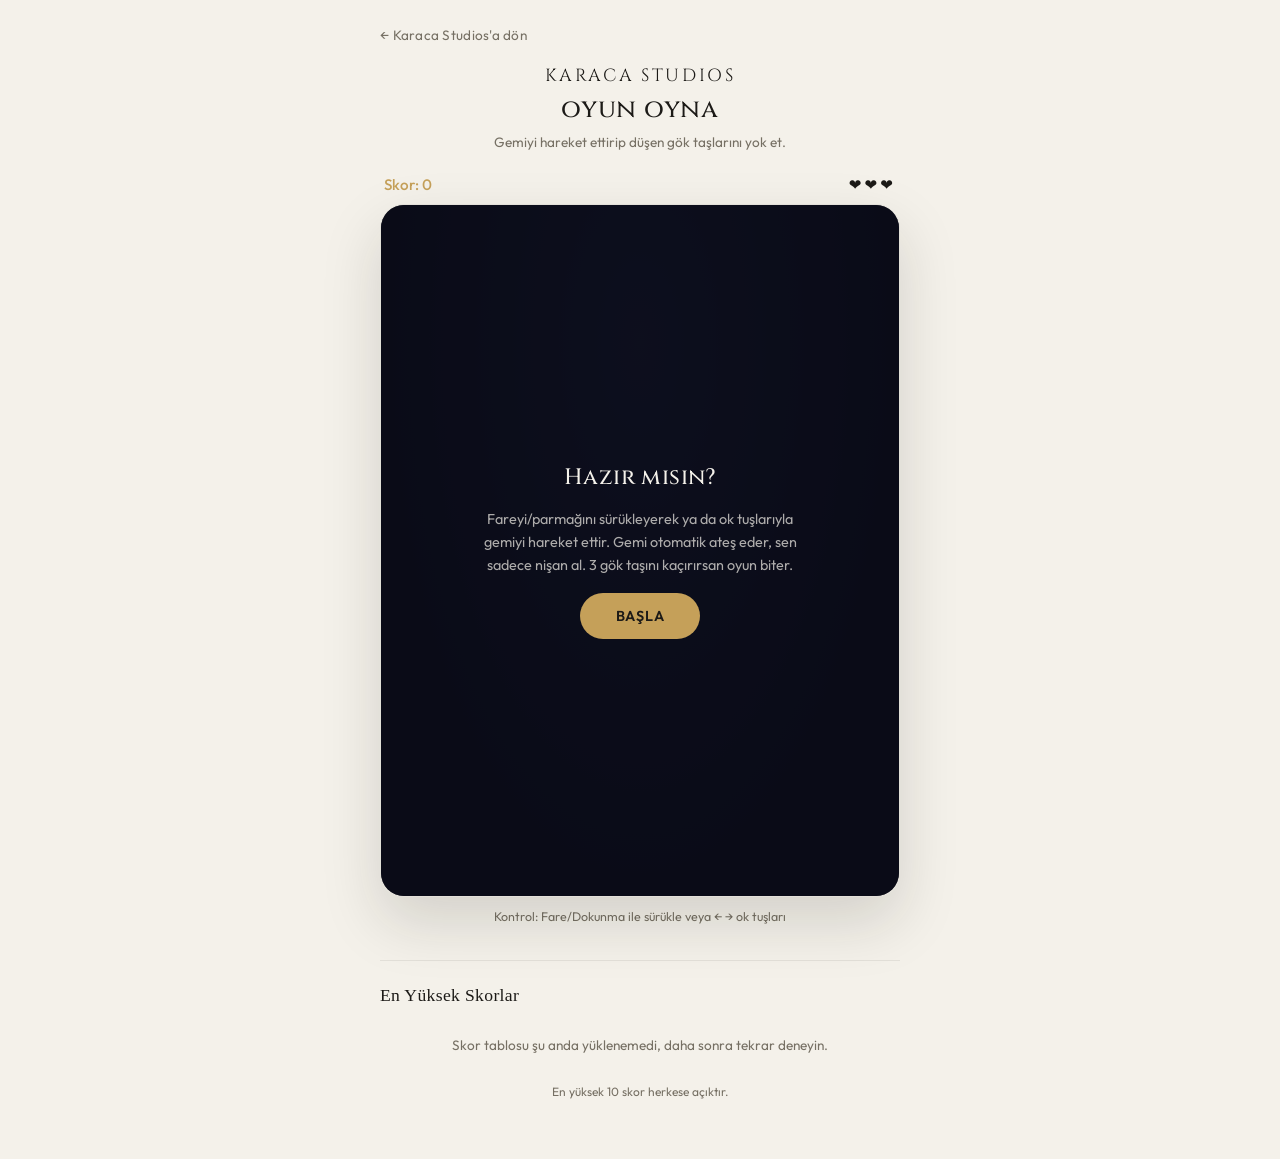
<file: oyun/index.html>
<!DOCTYPE html>
<html lang="tr">
<head>
<meta charset="UTF-8">
<meta name="viewport" content="width=device-width, initial-scale=1.0, maximum-scale=1.0, user-scalable=no">
<title>oyun oyna | Karaca Studios</title>
<link rel="icon" href="../favicon.ico" sizes="any">
<link rel="icon" type="image/png" sizes="32x32" href="../favicon-32.png">
<link rel="apple-touch-icon" href="../favicon-180.png">
<link rel="preconnect" href="https://fonts.googleapis.com">
<link rel="preconnect" href="https://fonts.gstatic.com" crossorigin>
<link href="https://fonts.googleapis.com/css2?family=Cinzel:wght@500;600&family=Outfit:wght@300;400;500;600;700&display=swap" rel="stylesheet">
<style>
    :root {
        --bg-color: #f4f1ea;
        --text-color: #1c1a17;
        --accent-color: #c5a059;
        --accent-terracotta: #c86a4b;
        --secondary-text: #767064;
        --border-color: rgba(28, 26, 23, 0.08);
        --font-title: 'Cinzel', 'Times New Roman', serif;
        --font-sans: 'Outfit', 'Inter', system-ui, -apple-system, sans-serif;
    }

    * { box-sizing: border-box; margin: 0; padding: 0; }

    html, body {
        background-color: var(--bg-color);
        color: var(--text-color);
        font-family: var(--font-sans);
        -webkit-font-smoothing: antialiased;
    }

    .page {
        max-width: 560px;
        margin: 0 auto;
        padding: 24px 20px 60px;
    }

    .back-link {
        display: inline-flex;
        align-items: center;
        gap: 6px;
        font-size: 0.85rem;
        color: var(--secondary-text);
        text-decoration: none;
        letter-spacing: 0.02em;
        margin-bottom: 20px;
    }

    .back-link:hover { color: var(--text-color); }

    .logo {
        font-family: var(--font-title);
        font-size: 1.1rem;
        letter-spacing: 0.15em;
        text-align: center;
        margin-bottom: 4px;
    }

    h1 {
        font-family: var(--font-title);
        font-size: 1.6rem;
        text-align: center;
        font-weight: 500;
        letter-spacing: 0.03em;
        margin-bottom: 6px;
    }

    .subtitle {
        text-align: center;
        font-size: 0.85rem;
        color: var(--secondary-text);
        margin-bottom: 24px;
    }

    .hud {
        display: flex;
        justify-content: space-between;
        align-items: center;
        font-size: 0.95rem;
        font-weight: 500;
        margin-bottom: 10px;
        padding: 0 4px;
    }

    .hud .score { color: var(--accent-color); }
    .hud .lives { letter-spacing: 3px; }

    .game-frame {
        position: relative;
        width: 100%;
        aspect-ratio: 3 / 4;
        border-radius: 24px;
        overflow: hidden;
        box-shadow: 0 25px 60px rgba(28, 26, 23, 0.15);
        border: 1px solid var(--border-color);
        touch-action: none;
    }

    canvas {
        display: block;
        width: 100%;
        height: 100%;
        background: radial-gradient(ellipse at 50% 20%, #1b1f3a 0%, #0a0c18 70%);
    }

    .overlay {
        position: absolute;
        inset: 0;
        display: flex;
        flex-direction: column;
        align-items: center;
        justify-content: center;
        gap: 16px;
        text-align: center;
        padding: 24px;
        background: rgba(10, 12, 24, 0.82);
        color: #f4f1ea;
        animation: overlayFadeIn 0.5s ease;
    }

    @keyframes overlayFadeIn {
        from { opacity: 0; }
        to { opacity: 1; }
    }

    .overlay h2 {
        font-family: var(--font-title);
        font-size: 1.4rem;
        font-weight: 500;
        letter-spacing: 0.02em;
    }

    .overlay p {
        font-size: 0.9rem;
        color: rgba(244, 241, 234, 0.7);
        max-width: 320px;
        line-height: 1.6;
    }

    .overlay .final-score {
        font-family: var(--font-title);
        font-size: 2rem;
        color: var(--accent-color);
    }

    .play-btn {
        background: var(--accent-color);
        color: #1c1a17;
        border: none;
        padding: 14px 36px;
        border-radius: 30px;
        font-family: var(--font-sans);
        font-size: 0.9rem;
        font-weight: 600;
        letter-spacing: 0.05em;
        text-transform: uppercase;
        cursor: pointer;
        transition: transform 0.2s ease, background 0.2s ease;
    }

    .play-btn:hover {
        background: #d8b56e;
        transform: translateY(-2px);
    }

    .name-input {
        display: flex;
        gap: 10px;
        margin-top: 4px;
    }

    .name-input input {
        padding: 10px 16px;
        border-radius: 20px;
        border: 1px solid rgba(244, 241, 234, 0.3);
        background: rgba(244, 241, 234, 0.08);
        color: #f4f1ea;
        font-family: var(--font-sans);
        font-size: 0.9rem;
        outline: none;
        width: 160px;
    }

    .name-input input::placeholder { color: rgba(244, 241, 234, 0.4); }

    .name-input button {
        background: var(--accent-terracotta);
        color: #fff;
        border: none;
        padding: 10px 20px;
        border-radius: 20px;
        font-family: var(--font-sans);
        font-size: 0.85rem;
        font-weight: 600;
        cursor: pointer;
    }

    .controls-hint {
        text-align: center;
        font-size: 0.78rem;
        color: var(--secondary-text);
        margin-top: 12px;
    }

    .leaderboard {
        margin-top: 36px;
        border-top: 1px solid var(--border-color);
        padding-top: 24px;
    }

    .leaderboard h3 {
        font-family: var(--font-serif, serif);
        font-size: 1.1rem;
        font-weight: 500;
        margin-bottom: 14px;
        letter-spacing: 0.02em;
    }

    .leaderboard ol {
        list-style: none;
        counter-reset: rank;
    }

    .leaderboard li {
        counter-increment: rank;
        display: flex;
        justify-content: space-between;
        align-items: center;
        padding: 10px 16px;
        border-radius: 14px;
        font-size: 0.9rem;
        margin-bottom: 6px;
        background: rgba(197, 160, 89, 0.06);
    }

    .leaderboard li::before {
        content: counter(rank) ".";
        color: var(--accent-color);
        font-weight: 600;
        margin-right: 10px;
        width: 20px;
        display: inline-block;
    }

    .leaderboard li .name { flex: 1; }
    .leaderboard li .points { font-weight: 600; }

    .leaderboard .empty {
        font-size: 0.85rem;
        color: var(--secondary-text);
        text-align: center;
        padding: 16px 0;
    }

    .leaderboard .note {
        text-align: center;
        font-size: 0.75rem;
        color: var(--secondary-text);
        margin-top: 14px;
    }

    [hidden] { display: none !important; }
</style>
</head>
<body>
    <div class="page">
        <a href="../index.html#oyun" class="back-link">&larr; Karaca Studios'a dön</a>
        <div class="logo">KARACA STUDIOS</div>
        <h1>oyun oyna</h1>
        <p class="subtitle">Gemiyi hareket ettirip düşen gök taşlarını yok et.</p>

        <div class="hud">
            <span class="score">Skor: <span id="score-value">0</span></span>
            <span class="lives" id="lives-value">❤❤❤</span>
        </div>

        <div class="game-frame">
            <canvas id="game"></canvas>

            <div class="overlay" id="start-overlay">
                <h2>Hazır mısın?</h2>
                <p>Fareyi/parmağını sürükleyerek ya da ok tuşlarıyla gemiyi hareket ettir. Gemi otomatik ateş eder, sen sadece nişan al. 3 gök taşını kaçırırsan oyun biter.</p>
                <button class="play-btn" id="start-btn">Başla</button>
            </div>

            <div class="overlay" id="gameover-overlay" hidden>
                <h2>Oyun Bitti</h2>
                <div class="final-score" id="final-score">0</div>
                <div id="name-prompt" class="name-input" hidden>
                    <input type="text" id="player-name" placeholder="İsminiz" maxlength="16">
                    <button id="save-score-btn">Kaydet</button>
                </div>
                <button class="play-btn" id="retry-btn">Tekrar Oyna</button>
            </div>
        </div>

        <p class="controls-hint">Kontrol: Fare/Dokunma ile sürükle veya ← → ok tuşları</p>

        <div class="leaderboard">
            <h3>En Yüksek Skorlar</h3>
            <ol id="scores-list"></ol>
            <p class="empty" id="scores-empty" hidden>Henüz skor yok — ilk sen ol!</p>
            <p class="note">En yüksek 10 skor herkese açıktır.</p>
        </div>
    </div>

<script>
(function () {
    const canvas = document.getElementById("game");
    const ctx = canvas.getContext("2d");
    const frame = canvas.parentElement;

    const scoreValueEl = document.getElementById("score-value");
    const livesValueEl = document.getElementById("lives-value");
    const startOverlay = document.getElementById("start-overlay");
    const gameoverOverlay = document.getElementById("gameover-overlay");
    const startBtn = document.getElementById("start-btn");
    const retryBtn = document.getElementById("retry-btn");
    const finalScoreEl = document.getElementById("final-score");
    const namePrompt = document.getElementById("name-prompt");
    const playerNameInput = document.getElementById("player-name");
    const saveScoreBtn = document.getElementById("save-score-btn");
    const scoresListEl = document.getElementById("scores-list");
    const scoresEmptyEl = document.getElementById("scores-empty");

    let width = 0, height = 0;

    function resizeCanvas() {
        const rect = frame.getBoundingClientRect();
        width = rect.width;
        height = rect.height;
        canvas.width = width;
        canvas.height = height;
    }
    window.addEventListener("resize", resizeCanvas);
    resizeCanvas();

    const API_BASE = "https://oyun-api.karacastudios.com/api";

    async function fetchTopScores() {
        try {
            const res = await fetch(`${API_BASE}/meteor-scores/top`);
            if (!res.ok) throw new Error("bad response");
            return await res.json();
        } catch (e) {
            return null;
        }
    }

    async function submitScore(name, score) {
        try {
            const res = await fetch(`${API_BASE}/meteor-scores`, {
                method: "POST",
                headers: { "Content-Type": "application/json" },
                body: JSON.stringify({ name, score })
            });
            return res.ok;
        } catch (e) {
            return false;
        }
    }

    async function renderLeaderboard() {
        const list = await fetchTopScores();
        scoresListEl.innerHTML = "";

        if (list === null) {
            scoresEmptyEl.hidden = false;
            scoresEmptyEl.textContent = "Skor tablosu şu anda yüklenemedi, daha sonra tekrar deneyin.";
            return;
        }
        if (list.length === 0) {
            scoresEmptyEl.hidden = false;
            scoresEmptyEl.textContent = "Henüz skor yok — ilk sen ol!";
            return;
        }

        scoresEmptyEl.hidden = true;
        list.forEach((entry) => {
            const li = document.createElement("li");
            const nameSpan = document.createElement("span");
            nameSpan.className = "name";
            nameSpan.textContent = entry.name;
            const pointsSpan = document.createElement("span");
            pointsSpan.className = "points";
            pointsSpan.textContent = entry.score;
            li.appendChild(nameSpan);
            li.appendChild(pointsSpan);
            scoresListEl.appendChild(li);
        });
    }

    // ---- Game state ----
    let running = false;
    let score = 0;
    let lives = 3;
    let pointerX = null;
    let player, bullets, meteors, stars;
    let spawnTimer = 0, fireTimer = 0, elapsed = 0;
    let lastTime = 0;
    const keys = { left: false, right: false };

    function resetState() {
        player = { x: width / 2, y: height - 40, w: 34, h: 34, speed: 6 };
        bullets = [];
        meteors = [];
        spawnTimer = 0;
        fireTimer = 0;
        elapsed = 0;
        score = 0;
        lives = 3;
        pointerX = null;
        stars = Array.from({ length: 60 }, () => ({
            x: Math.random() * width,
            y: Math.random() * height,
            r: Math.random() * 1.4 + 0.3,
            tw: Math.random() * Math.PI * 2
        }));
        updateHud();
    }

    function updateHud() {
        scoreValueEl.textContent = score;
        livesValueEl.textContent = "❤️".repeat(Math.max(lives, 0)) + "🤍".repeat(Math.max(3 - lives, 0));
    }

    function spawnMeteor() {
        const radius = 14 + Math.random() * 16;
        const difficulty = Math.min(elapsed / 30000, 1);
        const speed = (60 + Math.random() * 40) + difficulty * 90;
        meteors.push({
            x: radius + Math.random() * (width - radius * 2),
            y: -radius,
            r: radius,
            speed,
            rot: Math.random() * Math.PI * 2,
            rotSpeed: (Math.random() - 0.5) * 0.05
        });
    }

    function fireBullet() {
        bullets.push({ x: player.x, y: player.y - player.h / 2, r: 4, speed: 480 });
    }

    function clamp(v, min, max) { return Math.max(min, Math.min(max, v)); }

    function update(dt) {
        elapsed += dt * 1000;

        // Player movement
        if (pointerX !== null) {
            player.x += (pointerX - player.x) * Math.min(1, dt * 12);
        } else {
            if (keys.left) player.x -= player.speed;
            if (keys.right) player.x += player.speed;
        }
        player.x = clamp(player.x, player.w / 2, width - player.w / 2);

        // Auto-fire
        fireTimer -= dt;
        if (fireTimer <= 0) {
            fireBullet();
            fireTimer = 0.28;
        }

        // Spawn meteors, ramping up over time
        const spawnInterval = Math.max(0.45, 1.4 - elapsed / 40000);
        spawnTimer -= dt;
        if (spawnTimer <= 0) {
            spawnMeteor();
            spawnTimer = spawnInterval;
        }

        // Update bullets
        for (let i = bullets.length - 1; i >= 0; i--) {
            const b = bullets[i];
            b.y -= b.speed * dt;
            if (b.y < -10) bullets.splice(i, 1);
        }

        // Update meteors
        for (let i = meteors.length - 1; i >= 0; i--) {
            const m = meteors[i];
            m.y += m.speed * dt;
            m.rot += m.rotSpeed;

            if (m.y - m.r > height) {
                meteors.splice(i, 1);
                lives -= 1;
                updateHud();
                if (lives <= 0) {
                    gameOver();
                    return;
                }
                continue;
            }

            // Meteor vs player
            const dxp = m.x - player.x, dyp = m.y - player.y;
            if (Math.hypot(dxp, dyp) < m.r + player.w / 2.4) {
                meteors.splice(i, 1);
                lives -= 1;
                updateHud();
                if (lives <= 0) {
                    gameOver();
                    return;
                }
                continue;
            }
        }

        // Bullet vs meteor collisions
        for (let i = meteors.length - 1; i >= 0; i--) {
            const m = meteors[i];
            for (let j = bullets.length - 1; j >= 0; j--) {
                const b = bullets[j];
                const dx = m.x - b.x, dy = m.y - b.y;
                if (Math.hypot(dx, dy) < m.r + b.r) {
                    meteors.splice(i, 1);
                    bullets.splice(j, 1);
                    score += Math.round(30 - m.r);
                    updateHud();
                    break;
                }
            }
        }
    }

    function drawStarfield() {
        ctx.fillStyle = "#f4f1ea";
        stars.forEach((s) => {
            s.tw += 0.02;
            const alpha = 0.4 + Math.sin(s.tw) * 0.3;
            ctx.globalAlpha = Math.max(0, alpha);
            ctx.beginPath();
            ctx.arc(s.x, s.y, s.r, 0, Math.PI * 2);
            ctx.fill();
        });
        ctx.globalAlpha = 1;
    }

    function drawPlayer() {
        ctx.save();
        ctx.translate(player.x, player.y);
        ctx.beginPath();
        ctx.moveTo(0, -player.h / 2);
        ctx.lineTo(player.w / 2, player.h / 2);
        ctx.lineTo(0, player.h / 3);
        ctx.lineTo(-player.w / 2, player.h / 2);
        ctx.closePath();
        ctx.fillStyle = "#c5a059";
        ctx.shadowColor = "rgba(197, 160, 89, 0.6)";
        ctx.shadowBlur = 14;
        ctx.fill();
        ctx.restore();
    }

    function drawBullets() {
        ctx.fillStyle = "#f4f1ea";
        ctx.shadowColor = "rgba(244, 241, 234, 0.8)";
        ctx.shadowBlur = 8;
        bullets.forEach((b) => {
            ctx.beginPath();
            ctx.arc(b.x, b.y, b.r, 0, Math.PI * 2);
            ctx.fill();
        });
        ctx.shadowBlur = 0;
    }

    function drawMeteors() {
        meteors.forEach((m) => {
            ctx.save();
            ctx.translate(m.x, m.y);
            ctx.rotate(m.rot);
            const grad = ctx.createRadialGradient(-m.r * 0.3, -m.r * 0.3, m.r * 0.1, 0, 0, m.r);
            grad.addColorStop(0, "#c86a4b");
            grad.addColorStop(1, "#6b3524");
            ctx.fillStyle = grad;
            ctx.beginPath();
            ctx.arc(0, 0, m.r, 0, Math.PI * 2);
            ctx.fill();
            ctx.fillStyle = "rgba(0,0,0,0.2)";
            ctx.beginPath();
            ctx.arc(m.r * 0.3, m.r * 0.2, m.r * 0.25, 0, Math.PI * 2);
            ctx.fill();
            ctx.beginPath();
            ctx.arc(-m.r * 0.35, -m.r * 0.1, m.r * 0.18, 0, Math.PI * 2);
            ctx.fill();
            ctx.restore();
        });
    }

    function draw() {
        ctx.clearRect(0, 0, width, height);
        drawStarfield();
        drawMeteors();
        drawBullets();
        drawPlayer();
    }

    function loop(timestamp) {
        if (!running) return;
        if (!lastTime) lastTime = timestamp;
        const dt = Math.min((timestamp - lastTime) / 1000, 0.05);
        lastTime = timestamp;

        update(dt);
        if (running) {
            draw();
            requestAnimationFrame(loop);
        }
    }

    function startGame() {
        resetState();
        running = true;
        lastTime = 0;
        startOverlay.hidden = true;
        gameoverOverlay.hidden = true;
        requestAnimationFrame(loop);
    }

    function gameOver() {
        running = false;
        finalScoreEl.textContent = score;
        const canSave = score > 0;
        namePrompt.hidden = !canSave;
        retryBtn.hidden = canSave;
        gameoverOverlay.hidden = false;
    }

    // ---- Input ----
    function pointerToX(clientX) {
        const rect = canvas.getBoundingClientRect();
        return clamp(clientX - rect.left, 0, rect.width);
    }

    frame.addEventListener("mousemove", (e) => {
        if (!running) return;
        pointerX = pointerToX(e.clientX);
    });

    frame.addEventListener("touchmove", (e) => {
        if (!running) return;
        e.preventDefault();
        pointerX = pointerToX(e.touches[0].clientX);
    }, { passive: false });

    frame.addEventListener("touchstart", (e) => {
        if (!running) return;
        pointerX = pointerToX(e.touches[0].clientX);
    }, { passive: true });

    window.addEventListener("keydown", (e) => {
        if (e.key === "ArrowLeft" || e.key === "a" || e.key === "A") { keys.left = true; pointerX = null; }
        if (e.key === "ArrowRight" || e.key === "d" || e.key === "D") { keys.right = true; pointerX = null; }
    });
    window.addEventListener("keyup", (e) => {
        if (e.key === "ArrowLeft" || e.key === "a" || e.key === "A") keys.left = false;
        if (e.key === "ArrowRight" || e.key === "d" || e.key === "D") keys.right = false;
    });

    startBtn.addEventListener("click", startGame);
    retryBtn.addEventListener("click", startGame);

    saveScoreBtn.addEventListener("click", async () => {
        const name = playerNameInput.value.trim().slice(0, 16) || "Oyuncu";
        saveScoreBtn.disabled = true;
        saveScoreBtn.textContent = "Kaydediliyor...";
        await submitScore(name, score);
        saveScoreBtn.disabled = false;
        saveScoreBtn.textContent = "Kaydet";
        playerNameInput.value = "";
        namePrompt.hidden = true;
        retryBtn.hidden = false;
        renderLeaderboard();
    });

    playerNameInput.addEventListener("keydown", (e) => {
        if (e.key === "Enter") saveScoreBtn.click();
    });

    // Initial paint (idle starfield behind the start overlay)
    resetState();
    draw();
    renderLeaderboard();
})();
</script>
<!-- Cloudflare Web Analytics -->
<script type='module' src='https://static.cloudflareinsights.com/beacon.min.js' data-cf-beacon='{"token": "8e5b67fed7614deb865f41538846887f"}'></script>
<!-- End Cloudflare Web Analytics -->
</body>
</html>
</file>
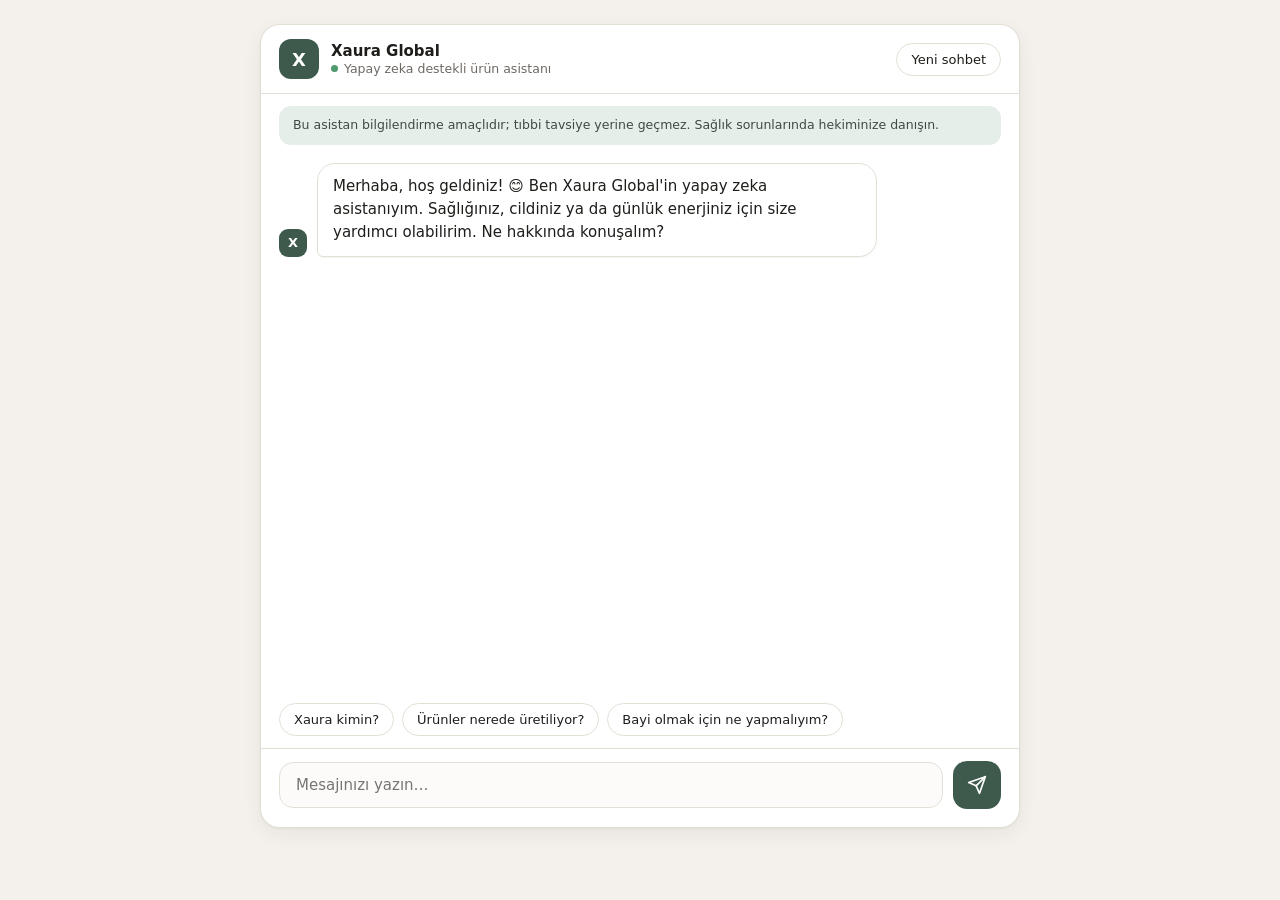
<file: xaura-demo/index.html>
<!doctype html>
<html lang="tr">
<head>
  <meta name="robots" content="noindex, nofollow">
  <meta charset="utf-8">
  <meta name="viewport" content="width=device-width, initial-scale=1">
  <title>Xaura Asistan · Demo</title>
  <style>
    :root {
      --bg: #f4f1ec;
      --surface: #ffffff;
      --ink: #1f1d1a;
      --muted: #6e6862;
      --accent: #3d5a4c;
      --accent-hover: #2f473c;
      --accent-soft: #e6eee9;
      --line: #e4dfd6;
      --shadow: 0 1px 2px rgba(31, 29, 26, 0.05), 0 6px 20px rgba(31, 29, 26, 0.06);
    }
    * { box-sizing: border-box; }
    html, body { height: 100%; margin: 0; }
    body {
      background: var(--bg);
      color: var(--ink);
      font-family: system-ui, -apple-system, "Segoe UI", Roboto, sans-serif;
      display: flex;
      justify-content: center;
      -webkit-font-smoothing: antialiased;
    }
    .app {
      width: 100%;
      max-width: 760px;
      height: 100%;
      display: flex;
      flex-direction: column;
      background: var(--surface);
      box-shadow: var(--shadow);
    }
    @media (min-width: 800px) {
      body { padding: 24px 0; }
      .app { height: calc(100% - 48px); border-radius: 20px; overflow: hidden; border: 1px solid var(--line); }
    }

    /* Üst bölüm */
    header {
      display: flex;
      align-items: center;
      justify-content: space-between;
      gap: 12px;
      padding: 14px 18px;
      border-bottom: 1px solid var(--line);
    }
    .brand { display: flex; align-items: center; gap: 12px; min-width: 0; }
    .mark {
      width: 40px; height: 40px; flex: none;
      border-radius: 12px;
      background: var(--accent);
      color: #fff;
      display: flex; align-items: center; justify-content: center;
      font-size: 18px; font-weight: 700;
    }
    .brand-name { font-size: 15px; font-weight: 600; }
    .brand-sub { font-size: 12.5px; color: var(--muted); margin-top: 1px; display: flex; align-items: center; gap: 6px; }
    .live { width: 7px; height: 7px; border-radius: 50%; background: #4f9a6e; display: inline-block; }
    .ghost {
      font: inherit; font-size: 13px; font-weight: 500;
      background: var(--surface);
      border: 1px solid var(--line);
      color: var(--ink);
      border-radius: 999px;
      padding: 8px 14px;
      cursor: pointer;
      white-space: nowrap;
      transition: background 0.15s;
    }
    .ghost:hover { background: #faf8f5; }

    /* Bilgi şeridi */
    .notice {
      margin: 12px 18px 0;
      padding: 10px 14px;
      background: var(--accent-soft);
      border-radius: 12px;
      font-size: 12.5px;
      line-height: 1.5;
      color: #3e4a44;
    }

    /* Mesajlar */
    #log {
      flex: 1;
      overflow-y: auto;
      padding: 18px;
      display: flex;
      flex-direction: column;
      gap: 12px;
      scroll-behavior: smooth;
    }
    .row { display: flex; align-items: flex-end; gap: 10px; max-width: 100%; }
    .row.user { justify-content: flex-end; }
    .avatar {
      width: 28px; height: 28px; flex: none;
      border-radius: 9px;
      background: var(--accent);
      color: #fff;
      display: flex; align-items: center; justify-content: center;
      font-size: 13px; font-weight: 700;
    }
    .msg {
      max-width: min(78%, 560px);
      padding: 11px 15px;
      border-radius: 18px;
      line-height: 1.55;
      font-size: 15px;
      white-space: pre-wrap;
      word-wrap: break-word;
      box-shadow: 0 1px 1px rgba(31, 29, 26, 0.04);
    }
    .msg.user { background: var(--accent); color: #fff; border-bottom-right-radius: 6px; }
    .msg.bot { background: var(--surface); border: 1px solid var(--line); border-bottom-left-radius: 6px; }
    .msg.system {
      align-self: center;
      background: none;
      box-shadow: none;
      color: var(--muted);
      font-size: 13px;
      padding: 4px 8px;
      text-align: center;
    }
    .msg a { color: var(--accent); font-weight: 600; word-break: break-all; }
    .msg.user a { color: #fff; }

    /* Yazıyor göstergesi */
    .dots { display: inline-flex; gap: 5px; padding: 4px 2px; }
    .dots span {
      width: 7px; height: 7px; border-radius: 50%;
      background: var(--muted);
      opacity: 0.35;
      animation: blink 1.2s infinite ease-in-out;
    }
    .dots span:nth-child(2) { animation-delay: 0.2s; }
    .dots span:nth-child(3) { animation-delay: 0.4s; }
    @keyframes blink { 0%, 80%, 100% { opacity: 0.25; transform: translateY(0); } 40% { opacity: 1; transform: translateY(-2px); } }
    @media (prefers-reduced-motion: reduce) { .dots span { animation: none; opacity: 0.6; } #log { scroll-behavior: auto; } }

    /* Hazır sorular */
    .chips {
      display: flex;
      gap: 8px;
      padding: 0 18px 12px;
      overflow-x: auto;
      scrollbar-width: none;
    }
    .chips::-webkit-scrollbar { display: none; }
    .chip {
      flex: none;
      font: inherit; font-size: 13px;
      border: 1px solid var(--line);
      background: var(--surface);
      border-radius: 999px;
      padding: 8px 14px;
      cursor: pointer;
      color: var(--ink);
      transition: border-color 0.15s, background 0.15s;
    }
    .chip:hover { border-color: var(--accent); background: var(--accent-soft); }

    /* Giriş alanı */
    form {
      display: flex;
      align-items: center;
      gap: 10px;
      padding: 12px 18px 18px;
      border-top: 1px solid var(--line);
      background: var(--surface);
    }
    input[type="text"] {
      flex: 1;
      min-width: 0;
      font: inherit; font-size: 15px;
      border: 1px solid var(--line);
      border-radius: 14px;
      padding: 13px 16px;
      background: #fcfbf9;
      color: var(--ink);
      outline: none;
      transition: border-color 0.15s, box-shadow 0.15s, background 0.15s;
    }
    input[type="text"]:focus { border-color: var(--accent); background: #fff; box-shadow: 0 0 0 4px rgba(61, 90, 76, 0.12); }
    button.send {
      flex: none;
      width: 48px; height: 48px;
      border: none;
      border-radius: 14px;
      background: var(--accent);
      color: #fff;
      cursor: pointer;
      display: flex; align-items: center; justify-content: center;
      transition: background 0.15s;
    }
    button.send:hover { background: var(--accent-hover); }
    button:focus-visible, input:focus-visible { outline: 2px solid var(--accent); outline-offset: 2px; }
    button:disabled, input:disabled { opacity: 0.55; cursor: default; }

    @media (max-width: 520px) {
      header { padding: 12px 14px; }
      .brand-sub { display: none; }
      .notice { margin: 10px 14px 0; }
      #log { padding: 14px; }
      .msg { max-width: 84%; }
      .chips { padding: 0 14px 10px; }
      form { padding: 10px 14px 14px; }
    }
  </style>
</head>
<body>
  <div class="app">
    <header>
      <div class="brand">
        <div class="mark" aria-hidden="true">X</div>
        <div>
          <div class="brand-name">Xaura Global</div>
          <div class="brand-sub"><span class="live" aria-hidden="true"></span>Yapay zeka destekli ürün asistanı</div>
        </div>
      </div>
      <button class="ghost" id="reset" type="button">Yeni sohbet</button>
    </header>

    <div class="notice">
      Bu asistan bilgilendirme amaçlıdır; tıbbi tavsiye yerine geçmez. Sağlık sorunlarında hekiminize danışın.
    </div>

    <div id="log" role="log" aria-live="polite"></div>

    <div class="chips" id="chips">
      <button class="chip" type="button">Xaura kimin?</button>
      <button class="chip" type="button">Ürünler nerede üretiliyor?</button>
      <button class="chip" type="button">Bayi olmak için ne yapmalıyım?</button>
    </div>

    <form id="composer">
      <input type="text" id="input" maxlength="1000" placeholder="Mesajınızı yazın…" autocomplete="off" aria-label="Mesajınız" required>
      <button class="send" id="send" type="submit" aria-label="Gönder">
        <svg width="20" height="20" viewBox="0 0 24 24" fill="none" stroke="currentColor" stroke-width="2" stroke-linecap="round" stroke-linejoin="round" aria-hidden="true"><line x1="22" y1="2" x2="11" y2="13"></line><polygon points="22 2 15 22 11 13 2 9 22 2"></polygon></svg>
      </button>
    </form>
  </div>

  <script>
    // Başka bir alan adından yayınlanırken bot sunucusunun adresi buraya yazılır (ör. https://xxx.trycloudflare.com).
    const API_BASE = "https://bot.karacastudios.com";
    const SESSION_KEY = "xaura_demo_session";
    const REQUEST_TIMEOUT_MS = 25000;
    const log = document.getElementById("log");
    const form = document.getElementById("composer");
    const input = document.getElementById("input");
    const sendBtn = document.getElementById("send");
    const chips = document.getElementById("chips");

    function newSessionId() {
      const raw = (window.crypto && crypto.randomUUID)
        ? crypto.randomUUID()
        : Date.now().toString(36) + Math.random().toString(36).slice(2);
      return raw.replace(/[^A-Za-z0-9]/g, "").slice(0, 32) || "demo" + Date.now();
    }

    function loadSessionId() {
      try {
        const saved = localStorage.getItem(SESSION_KEY);
        if (saved) return saved;
      } catch (_) { /* depolama kapalıysa her yenilemede yeni oturum */ }
      const id = newSessionId();
      try { localStorage.setItem(SESSION_KEY, id); } catch (_) {}
      return id;
    }

    let sessionId = loadSessionId();

    // http(s) bağlantılarını tıklanabilir yapar. innerHTML kullanılmaz, metin güvenle eklenir.
    const URL_PATTERN = /(https?:\/\/[^\s<>"']+[^\s<>"'.,;:!?)])/g;

    function renderText(node, text) {
      node.textContent = "";
      text.split(URL_PATTERN).forEach((part, index) => {
        if (index % 2 === 1) {
          const link = document.createElement("a");
          link.href = part;
          link.textContent = part;
          link.target = "_blank";
          link.rel = "noopener noreferrer";
          node.appendChild(link);
        } else if (part) {
          node.appendChild(document.createTextNode(part));
        }
      });
    }

    function typingDots() {
      const dots = document.createElement("span");
      dots.className = "dots";
      dots.setAttribute("aria-label", "Yazıyor");
      for (let i = 0; i < 3; i++) dots.appendChild(document.createElement("span"));
      return dots;
    }

    // Mesajı satır içinde ekler: bot mesajlarında avatar, kullanıcı mesajlarında sağ hizalama.
    function addMessage(kind, text) {
      const isUser = kind.startsWith("user");
      const row = document.createElement("div");
      row.className = "row" + (isUser ? " user" : "");
      if (!isUser && kind.startsWith("bot")) {
        const avatar = document.createElement("div");
        avatar.className = "avatar";
        avatar.setAttribute("aria-hidden", "true");
        avatar.textContent = "X";
        row.appendChild(avatar);
      }
      const node = document.createElement("div");
      node.className = "msg " + kind;
      if (kind === "bot typing") node.appendChild(typingDots());
      else renderText(node, text);
      row.appendChild(node);
      log.appendChild(row);
      log.scrollTop = log.scrollHeight;
      return node;
    }

    function setBusy(busy) {
      sendBtn.disabled = busy;
      input.disabled = busy;
    }

    async function ask(message) {
      addMessage("user", message);
      const typing = addMessage("bot typing", "");
      setBusy(true);
      const controller = new AbortController();
      const timer = setTimeout(() => controller.abort(), REQUEST_TIMEOUT_MS);
      try {
        const res = await fetch(API_BASE + "/api/chat", {
          method: "POST",
          headers: { "Content-Type": "application/json" },
          body: JSON.stringify({ session_id: sessionId, message: message }),
          signal: controller.signal,
        });
        if (res.status === 429) {
          typing.className = "msg system";
          typing.textContent = "Çok hızlı mesaj gönderiyorsunuz. Lütfen biraz bekleyin.";
          return;
        }
        if (!res.ok) {
          typing.className = "msg system";
          typing.textContent = "Bir sorun oluştu. Lütfen tekrar deneyin.";
          return;
        }
        const data = await res.json();
        if (data.reply === null) {
          typing.className = "msg system";
          typing.textContent = "Bu oturum için otomatik yanıtlar durduruldu. Yeni sohbet ile tekrar deneyebilirsiniz.";
          return;
        }
        typing.className = "msg bot";
        renderText(typing, data.reply);
      } catch (err) {
        typing.className = "msg system";
        typing.textContent = err.name === "AbortError"
          ? "Yanıt biraz gecikti. Lütfen mesajınızı tekrar gönderin."
          : "Bağlantı kurulamadı. Lütfen tekrar deneyin.";
      } finally {
        clearTimeout(timer);
        setBusy(false);
        input.focus();
      }
    }

    form.addEventListener("submit", (event) => {
      event.preventDefault();
      const message = input.value.trim();
      if (!message) return;
      input.value = "";
      ask(message);
    });

    chips.addEventListener("click", (event) => {
      const target = event.target.closest(".chip");
      if (target && !sendBtn.disabled) ask(target.textContent);
    });

    document.getElementById("reset").addEventListener("click", () => {
      try { localStorage.removeItem(SESSION_KEY); } catch (_) {}
      sessionId = loadSessionId();
      log.innerHTML = "";
      addMessage("system", "Yeni bir sohbet başladı.");
      addMessage("bot", WELCOME);
    });

    const WELCOME = "Merhaba, hoş geldiniz! 😊 Ben Xaura Global'in yapay zeka asistanıyım. Sağlığınız, cildiniz ya da günlük enerjiniz için size yardımcı olabilirim. Ne hakkında konuşalım?";
    addMessage("bot", WELCOME);
  </script>
</body>
</html>
</file>
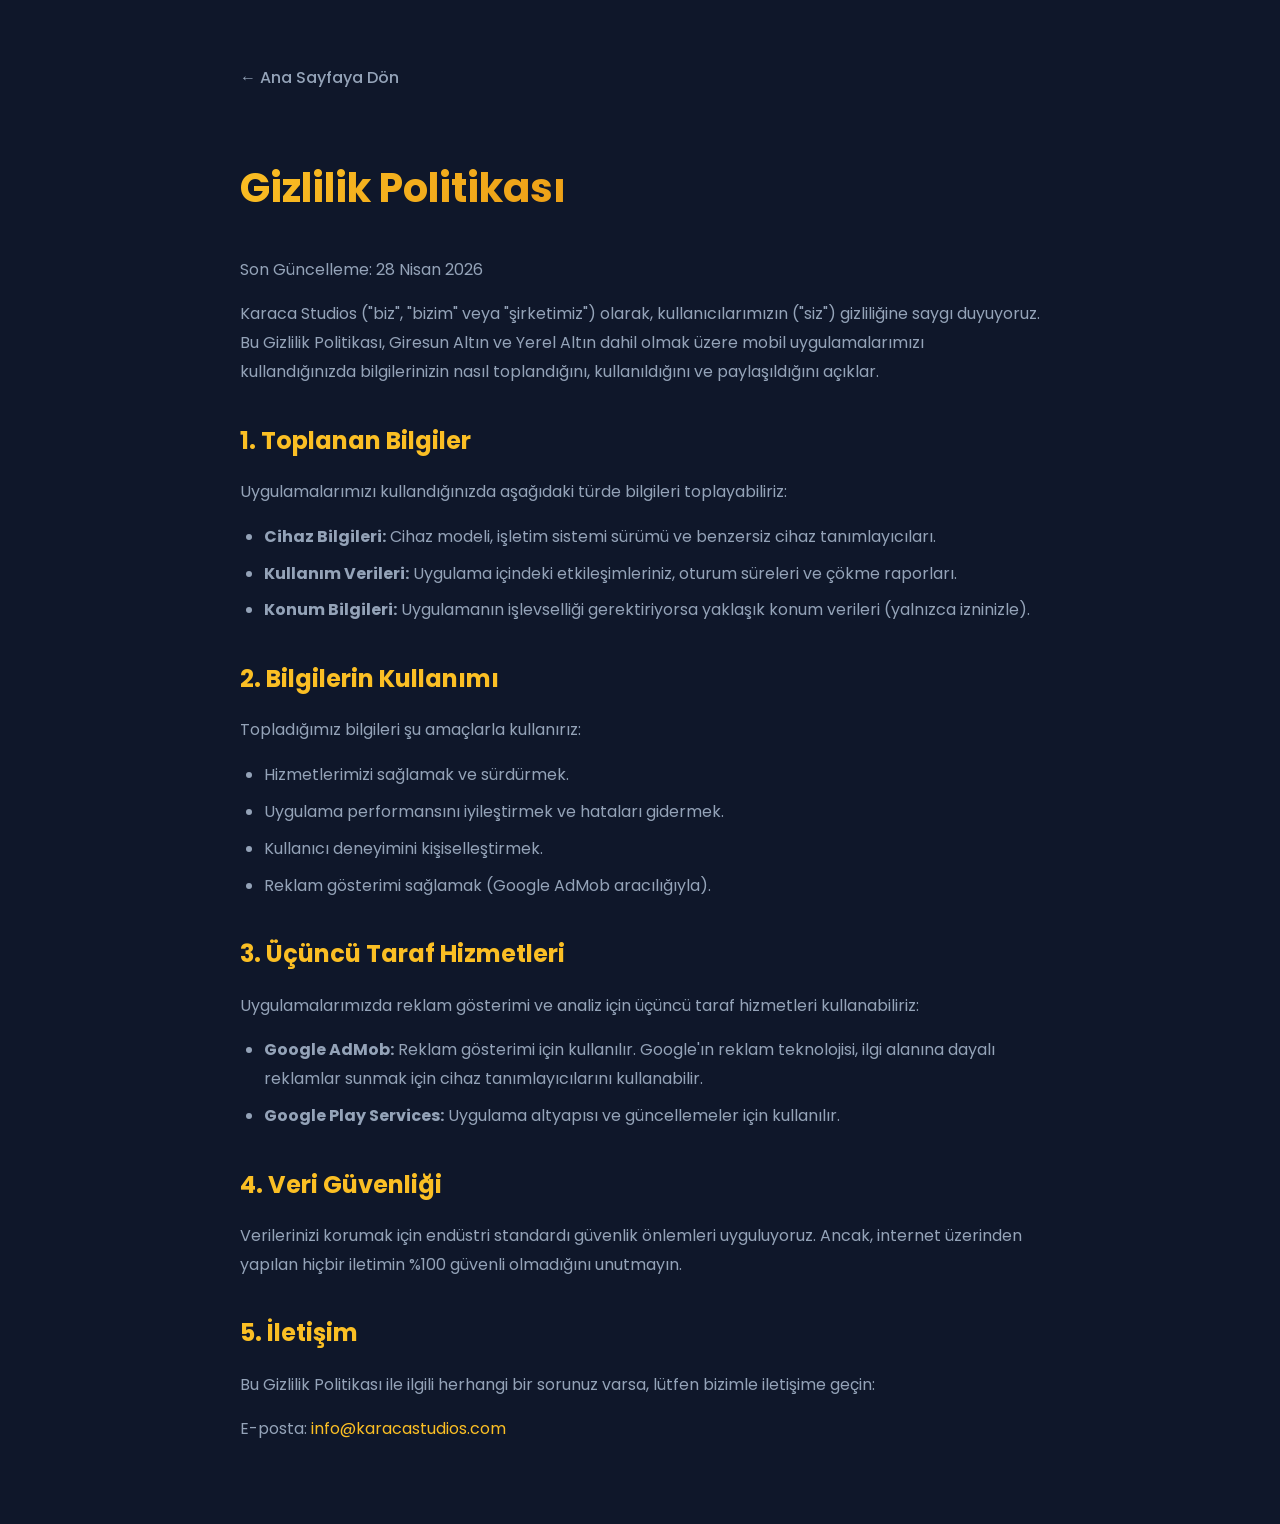
<file: gizlilik-politikasi.html>
<!DOCTYPE html>
<html lang="tr">

<head>
    <meta charset="UTF-8">
    <meta name="viewport" content="width=device-width, initial-scale=1.0">
    <title>Gizlilik Politikası | Karaca Studios</title>
    <link rel="icon" href="favicon.ico" sizes="any">
    <link rel="icon" type="image/png" sizes="32x32" href="favicon-32.png">
    <link rel="apple-touch-icon" href="favicon-180.png">
    <link rel="preconnect" href="https://fonts.googleapis.com">
    <link rel="preconnect" href="https://fonts.gstatic.com" crossorigin>
    <link href="https://fonts.googleapis.com/css2?family=Poppins:wght@300;400;500;600;700&display=swap"
        rel="stylesheet">
    <style>
        :root {
            --bg-dark: #0f172a;
            --bg-card: #1e293b;
            --text-main: #f1f5f9;
            --text-muted: #94a3b8;
            --primary-gold: #fbbf24;
            --gold-gradient: linear-gradient(135deg, #fbbf24 0%, #d97706 100%);
        }

        body {
            font-family: 'Poppins', sans-serif;
            background-color: var(--bg-dark);
            color: var(--text-main);
            line-height: 1.8;
            margin: 0;
            padding: 0;
        }

        .container {
            max-width: 800px;
            margin: 0 auto;
            padding: 4rem 1.5rem;
        }

        h1 {
            font-size: 2.5rem;
            margin-bottom: 2rem;
            background: var(--gold-gradient);
            -webkit-background-clip: text;
            -webkit-text-fill-color: transparent;
            background-clip: text;
        }

        h2 {
            color: var(--primary-gold);
            font-size: 1.5rem;
            margin-top: 2rem;
            margin-bottom: 1rem;
        }

        p {
            color: var(--text-muted);
            margin-bottom: 1rem;
        }

        ul {
            color: var(--text-muted);
            margin-bottom: 1rem;
            padding-left: 1.5rem;
        }

        li {
            margin-bottom: 0.5rem;
        }

        a {
            color: var(--primary-gold);
            text-decoration: none;
        }

        .back-link {
            display: inline-block;
            margin-bottom: 2rem;
            color: var(--text-muted);
            font-weight: 500;
        }

        .back-link:hover {
            color: var(--primary-gold);
        }
    </style>
</head>

<body>
    <div class="container">
        <a href="index.html" class="back-link">← Ana Sayfaya Dön</a>

        <h1>Gizlilik Politikası</h1>
        <p>Son Güncelleme: 28 Nisan 2026</p>

        <p>Karaca Studios ("biz", "bizim" veya "şirketimiz") olarak, kullanıcılarımızın ("siz") gizliliğine saygı
            duyuyoruz. Bu Gizlilik Politikası, Giresun Altın ve Yerel Altın dahil olmak üzere mobil uygulamalarımızı kullandığınızda
            bilgilerinizin nasıl toplandığını, kullanıldığını ve paylaşıldığını açıklar.</p>

        <h2>1. Toplanan Bilgiler</h2>
        <p>Uygulamalarımızı kullandığınızda aşağıdaki türde bilgileri toplayabiliriz:</p>
        <ul>
            <li><strong>Cihaz Bilgileri:</strong> Cihaz modeli, işletim sistemi sürümü ve benzersiz cihaz
                tanımlayıcıları.</li>
            <li><strong>Kullanım Verileri:</strong> Uygulama içindeki etkileşimleriniz, oturum süreleri ve çökme
                raporları.</li>
            <li><strong>Konum Bilgileri:</strong> Uygulamanın işlevselliği gerektiriyorsa yaklaşık konum verileri
                (yalnızca izninizle).</li>
        </ul>

        <h2>2. Bilgilerin Kullanımı</h2>
        <p>Topladığımız bilgileri şu amaçlarla kullanırız:</p>
        <ul>
            <li>Hizmetlerimizi sağlamak ve sürdürmek.</li>
            <li>Uygulama performansını iyileştirmek ve hataları gidermek.</li>
            <li>Kullanıcı deneyimini kişiselleştirmek.</li>
            <li>Reklam gösterimi sağlamak (Google AdMob aracılığıyla).</li>
        </ul>

        <h2>3. Üçüncü Taraf Hizmetleri</h2>
        <p>Uygulamalarımızda reklam gösterimi ve analiz için üçüncü taraf hizmetleri kullanabiliriz:</p>
        <ul>
            <li><strong>Google AdMob:</strong> Reklam gösterimi için kullanılır. Google'ın reklam teknolojisi, ilgi
                alanına dayalı reklamlar sunmak için cihaz tanımlayıcılarını kullanabilir.</li>
            <li><strong>Google Play Services:</strong> Uygulama altyapısı ve güncellemeler için kullanılır.</li>
        </ul>

        <h2>4. Veri Güvenliği</h2>
        <p>Verilerinizi korumak için endüstri standardı güvenlik önlemleri uyguluyoruz. Ancak, internet üzerinden
            yapılan hiçbir iletimin %100 güvenli olmadığını unutmayın.</p>

        <h2>5. İletişim</h2>
        <p>Bu Gizlilik Politikası ile ilgili herhangi bir sorunuz varsa, lütfen bizimle iletişime geçin:</p>
        <p>E-posta: <a href="mailto:info@karacastudios.com">info@karacastudios.com</a></p>
    </div>
    <!-- Cloudflare Web Analytics -->
    <script type='module' src='https://static.cloudflareinsights.com/beacon.min.js' data-cf-beacon='{"token": "8e5b67fed7614deb865f41538846887f"}'></script>
    <!-- End Cloudflare Web Analytics -->
</body>

</html>
</file>
